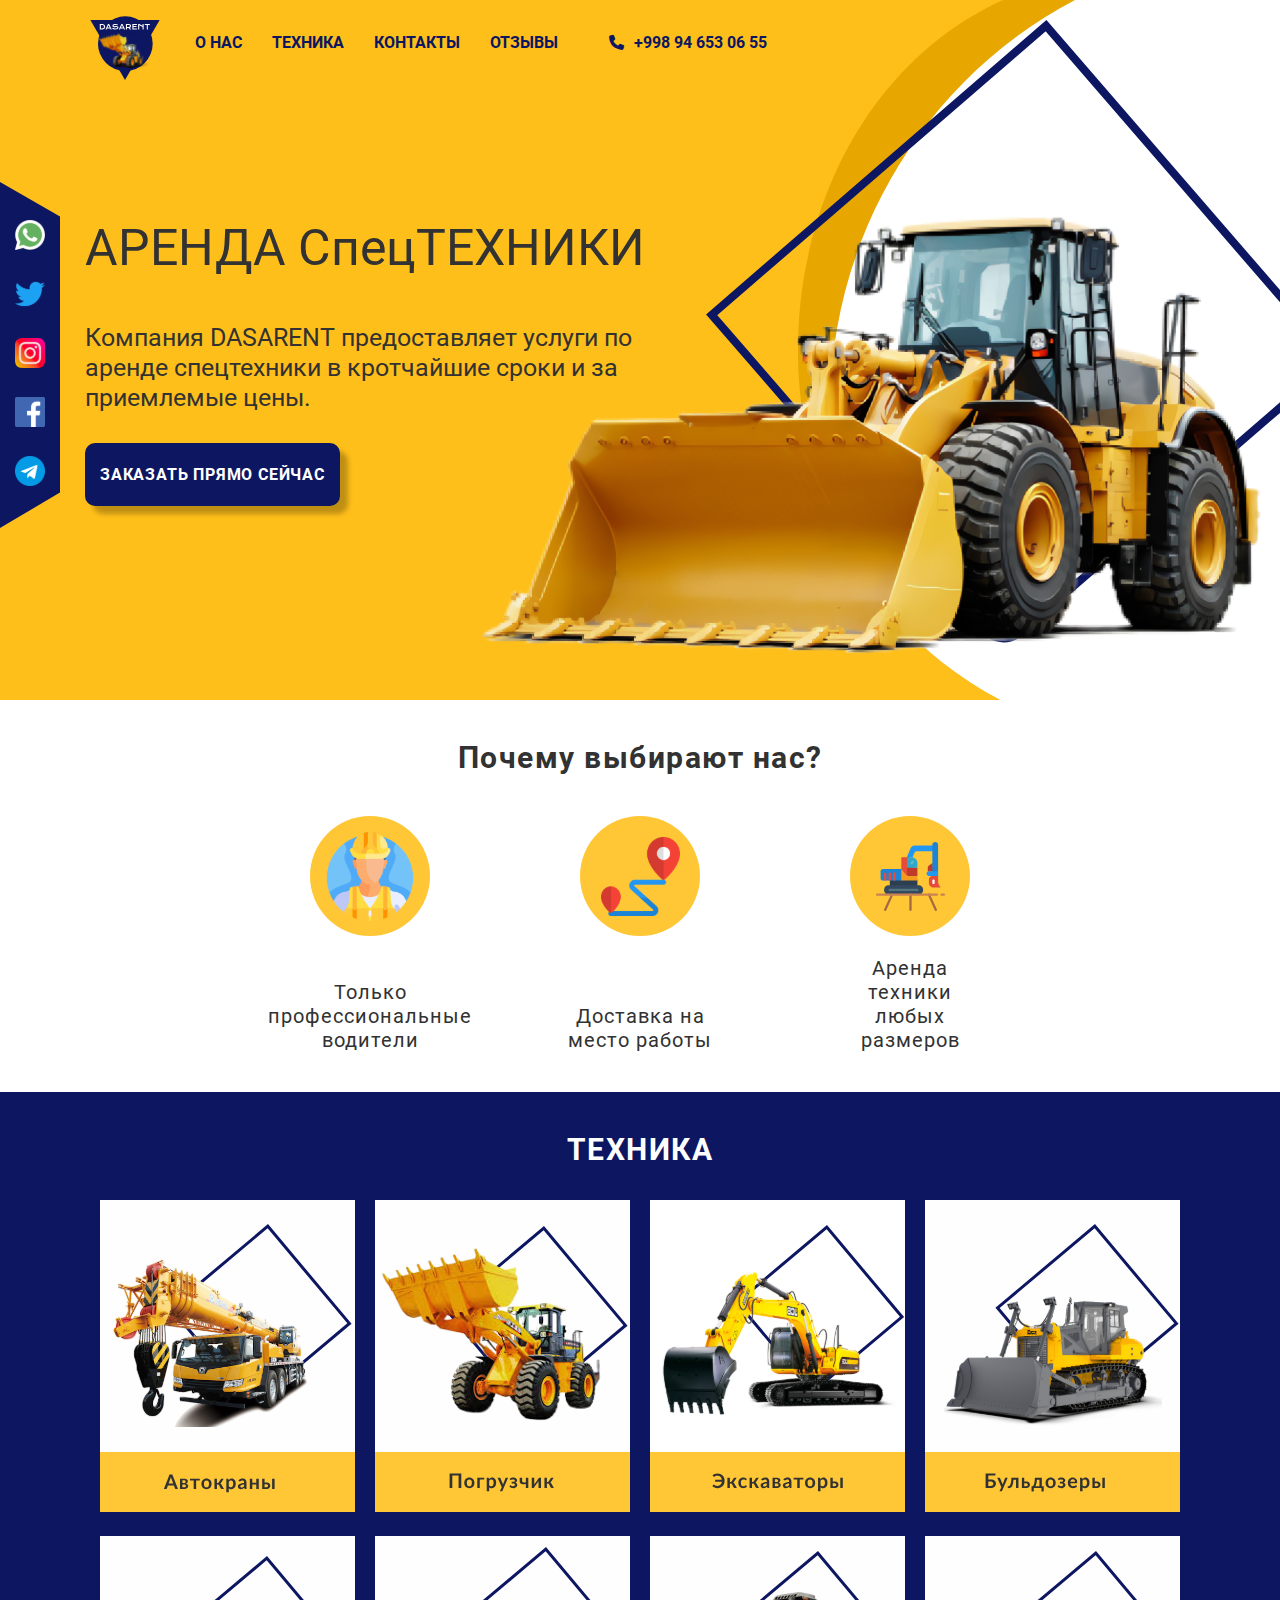
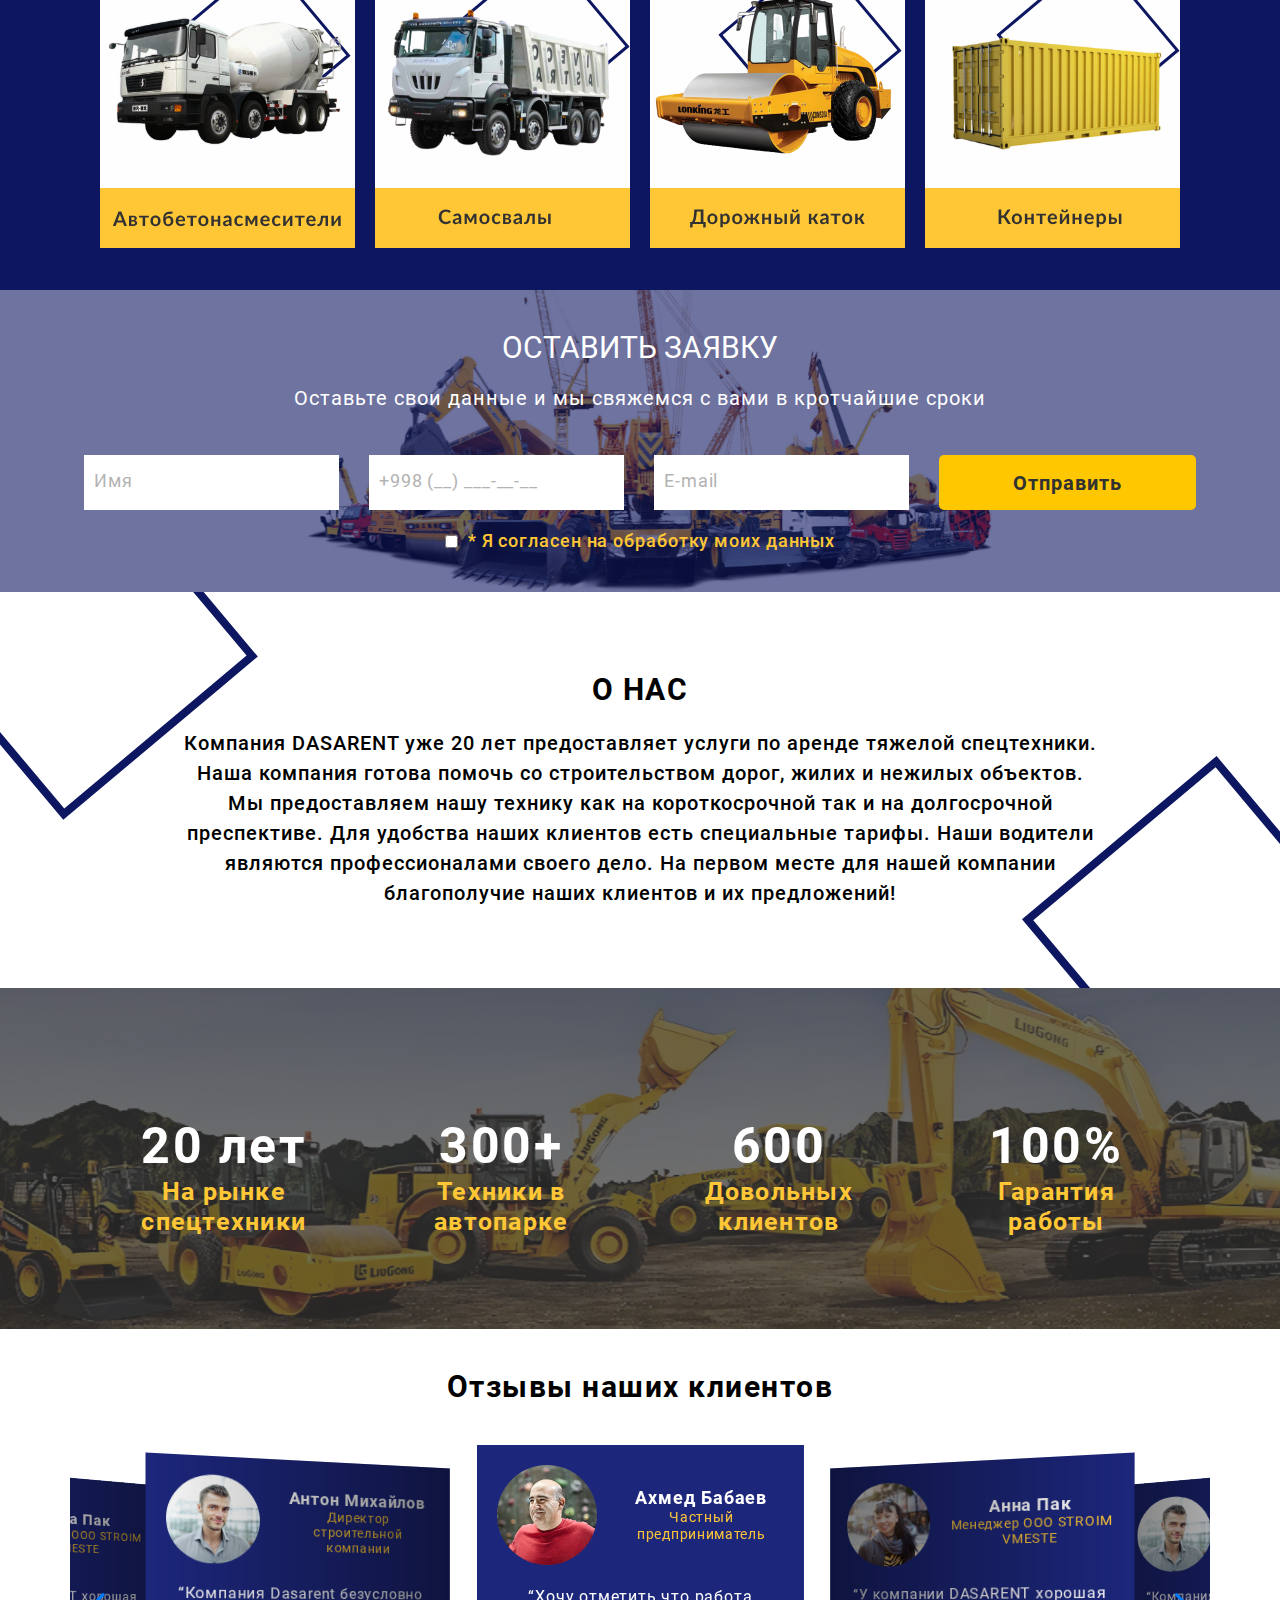
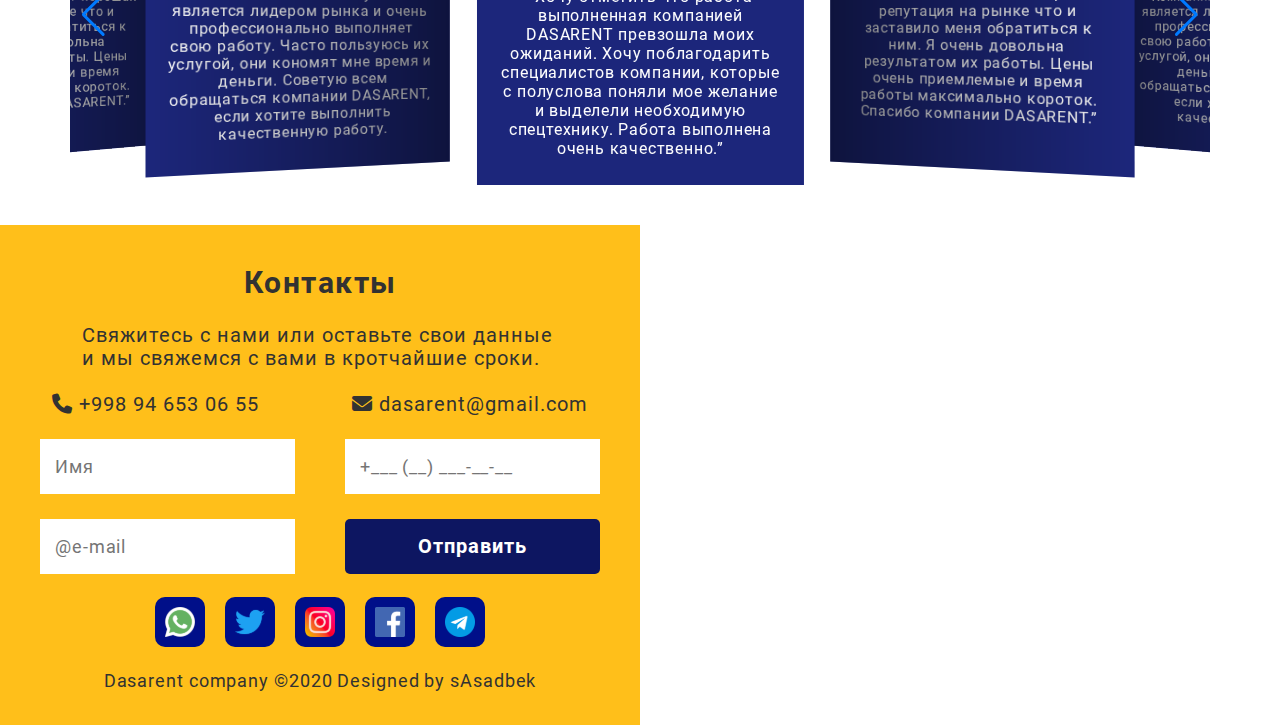
<file: index.html>
<!DOCTYPE html>
<html lang="en">
  <head>
    <meta charset="UTF-8">
    <meta http-equiv="X-UA-Compatible" content="IE=edge">
    <meta name="viewport" content="width=device-width, initial-scale=1.0">
    <link rel="stylesheet" href="css/style.min.css?_v=20220503065324">
    <title>Главная страница</title>
  </head>
  <body> 
    <header class="header">
      <nav class="container header-nav"> <a class="header-nav__logo" href="index.html"><img src="img/logo.svg" alt="1"></a>
        <ul class="header-nav__list"> 
          <li><a class="header-nav__list-link" href="about-us.html">О НАС</a></li>
          <li><a class="header-nav__list-link" href="technique.html">ТЕХНИКА</a></li>
          <li><a class="header-nav__list-link" href="#!">КОНТАКТЫ</a></li>
          <li><a class="header-nav__list-link" href="#!">ОТЗЫВЫ</a></li>
          <li><a class="header-nav__list-link" href="tel:+998 94 653 06 55"><i class="fa-solid fa-phone"></i>+998 94 653 06 55</a></li>
        </ul>
      </nav>
      <ul class="header-social">
        <li><a href="#!"><img src="img/whatsapp.svg" alt=""></a></li>
        <li><a href="#!"><img src="img/twitter.svg" alt=""></a></li>
        <li><a href="#!"><img src="img/instagram.svg" alt=""></a></li>
        <li><a href="#!"><img src="img/facebook.svg" alt=""></a></li>
        <li><a href="#!"><img src="img/telegram.svg" alt=""></a></li>
      </ul>
      <div class="container header-content">
        <div class="header-content-left">
          <h1>АРЕНДА СпецТЕХНИКИ</h1>
          <p>Компания <strong>DASARENT</strong> предоставляет услуги по аренде спецтехники в кротчайшие сроки и за приемлемые цены.</p><a href="about-us.html">ЗАКАЗАТЬ ПРЯМО СЕЙЧАС</a>
        </div><img class="header-content-right" src="img/header-content.svg" alt="">
      </div>
    </header>
    <main>
      <section class="why-section container"> 
        <h2>Почему выбирают нас?</h2>
        <div class="why-section-wrapper"> 
          <div class="why-section-wrapper__block"> <img src="img/why-1.svg" alt="1"><span>Только профессиональные водители</span></div>
          <div class="why-section-wrapper__block"> <img src="img/why-2.svg" alt="1"><span>Доставка на место работы</span></div>
          <div class="why-section-wrapper__block"> <img src="img/why-3.svg" alt="1"><span>Аренда  техники любых размеров</span></div>
        </div>
      </section>
      <section class="technique-section">
        <div class="technique-section-content container"> 
          <h2>ТЕХНИКА</h2>
          <div class="technique-section-content-wrapper"><a href="item.html"><img src="img/t-1.svg" alt="1"></a><a href="item.html"><img src="img/t-2.svg" alt="1"></a><a href="item.html"><img src="img/t-3.svg" alt="1"></a><a href="item.html"><img src="img/t-4.svg" alt="1"></a><a href="item.html"><img src="img/t-5.svg" alt="1"></a><a href="item.html"><img src="img/t-6.svg" alt="1"></a><a href="item.html"><img src="img/t-7.svg" alt="1"></a><a href="item.html"><img src="img/t-8.svg" alt="1"></a></div>
        </div>
      </section>
      <section class="input-section"> 
        <div class="input-section-content container"> 
          <h2>ОСТАВИТЬ ЗАЯВКУ</h2>
          <p>Оставьте свои данные и мы свяжемся с вами в кротчайшие сроки</p>
          <form action="">
            <input type="name" placeholder="Имя">
            <input type="phone" placeholder="+998 (__) ___-__-__">
            <input type="email" placeholder="E-mail">
            <button>Отправить</button>
          </form>
          <div class="input-section-content__checkbox">
            <input type="checkbox" name="">
            <p>* Я согласен на обработку моих данных</p>
          </div>
        </div>
      </section>
      <section class="about-us-section"> 
        <div class="about-us-section-content container"> 
          <h2>О НАС</h2>
          <p>Компания DASARENT уже 20 лет предоставляет услуги по аренде тяжелой спецтехники. Наша компания готова помочь со строительством дорог, жилих и нежилых объектов. Мы предоставляем нашу технику как на короткосрочной так и на долгосрочной преспективе. Для удобства наших клиентов есть специальные тарифы. Наши водители являются профессионалами своего дело. На первом месте для нашей компании благополучие наших клиентов и их предложений! </p>
        </div>
      </section>
      <section class="pros-section"> 
        <div class="pros-section-wrapper container">
          <div class="pros-section-wrapper__block"> <span>20 лет</span>
            <p>На рынке спецтехники</p>
          </div>
          <div class="pros-section-wrapper__block"> <span>300+</span>
            <p>Техники в автопарке</p>
          </div>
          <div class="pros-section-wrapper__block"> <span>600</span>
            <p>Довольных клиентов</p>
          </div>
          <div class="pros-section-wrapper__block"> <span>100%</span>
            <p>Гарантия работы</p>
          </div>
        </div>
      </section>
      <section class="review-section container"> 
        <h2>Отзывы наших клиентов</h2>
        <div class="review-section-slider swiper">
          <div class="review-section-slider-wrapper swiper-wrapper"> 
            <div class="review-section-slider-wrapper__slide swiper-slide">
              <div class="review-section-slider-wrapper__slide-info"> <img src="img/face1.svg" alt="1">
                <div class="review-section-slider-wrapper__slide-info-text"> 
                  <h3>Антон Михайлов</h3><span>Директор строительной компании</span>
                </div>
              </div>
              <p>“Компания Dasarent безусловно является лидером рынка и очень профессионально выполняет свою работу. Часто пользуюсь их услугой, они кономят мне время и деньги. Советую всем обращаться компании DASARENT, если хотите выполнить качественную работу.</p>
            </div>
            <div class="review-section-slider-wrapper__slide swiper-slide">
              <div class="review-section-slider-wrapper__slide-info"> <img src="img/face2.svg" alt="1">
                <div class="review-section-slider-wrapper__slide-info-text"> 
                  <h3>Ахмед Бабаев</h3><span>Частный предприниматель</span>
                </div>
              </div>
              <p>“Хочу отметить что работа выполненная компанией DASARENT превзошла моих ожиданий. Хочу поблагодарить специалистов компании, которые с полуслова поняли мое желание и выделели необходимую спецтехнику. Работа выполнена очень качественно.”</p>
            </div>
            <div class="review-section-slider-wrapper__slide swiper-slide">
              <div class="review-section-slider-wrapper__slide-info"> <img src="img/face3.svg" alt="1">
                <div class="review-section-slider-wrapper__slide-info-text"> 
                  <h3>Анна Пак</h3><span>Менеджер ООО STROIM VMESTE </span>
                </div>
              </div>
              <p>“У компании DASARENT хорошая репутация на рынке что и заставило меня обратиться к ним. Я очень довольна результатом их работы. Цены очень приемлемые и время работы максимально короток. Спасибо компании DASARENT.”</p>
            </div>
            <div class="review-section-slider-wrapper__slide swiper-slide">
              <div class="review-section-slider-wrapper__slide-info"> <img src="img/face1.svg" alt="1">
                <div class="review-section-slider-wrapper__slide-info-text"> 
                  <h3>Антон Михайлов</h3><span>Директор строительной компании</span>
                </div>
              </div>
              <p>“Компания Dasarent безусловно является лидером рынка и очень профессионально выполняет свою работу. Часто пользуюсь их услугой, они кономят мне время и деньги. Советую всем обращаться компании DASARENT, если хотите выполнить качественную работу.</p>
            </div>
            <div class="review-section-slider-wrapper__slide swiper-slide">
              <div class="review-section-slider-wrapper__slide-info"> <img src="img/face2.svg" alt="1">
                <div class="review-section-slider-wrapper__slide-info-text"> 
                  <h3>Ахмед Бабаев</h3><span>Частный предприниматель</span>
                </div>
              </div>
              <p>“Хочу отметить что работа выполненная компанией DASARENT превзошла моих ожиданий. Хочу поблагодарить специалистов компании, которые с полуслова поняли мое желание и выделели необходимую спецтехнику. Работа выполнена очень качественно.”</p>
            </div>
            <div class="review-section-slider-wrapper__slide swiper-slide">
              <div class="review-section-slider-wrapper__slide-info"> <img src="img/face3.svg" alt="1">
                <div class="review-section-slider-wrapper__slide-info-text"> 
                  <h3>Анна Пак</h3><span>Менеджер ООО STROIM VMESTE </span>
                </div>
              </div>
              <p>“У компании DASARENT хорошая репутация на рынке что и заставило меня обратиться к ним. Я очень довольна результатом их работы. Цены очень приемлемые и время работы максимально короток. Спасибо компании DASARENT.”</p>
            </div>
          </div>
          <div class="swiper-button-prev"></div>
          <div class="swiper-button-next"></div>
        </div>
      </section>
    </main>
    <footer class="footer"> 
      <div class="footer-content">
        <div class="footer-content-left"> 
          <h2>Контакты</h2>
          <p>Свяжитесь с нами или оставьте свои данные и мы свяжемся с вами в кротчайшие сроки.</p>
          <div class="footer-content-left-contacts"> <a href="tel:+"><i class="fa-solid fa-phone"></i> +998 94 653 06 55</a><a href="mailto:dasarent@gmail.com"><i class="fa-solid fa-envelope"></i> dasarent@gmail.com </a></div>
          <form action="">
            <input type="name" placeholder="Имя">
            <input type="phone" placeholder="+___ (__) ___-__-__">
            <input type="email" placeholder="@e-mail">
            <button>Отправить</button>
          </form>
          <ul class="footer-content-left-social">
            <li><a href="#!"><img src="img/whatsapp.svg" alt=""></a></li>
            <li><a href="#!"><img src="img/twitter.svg" alt=""></a></li>
            <li><a href="#!"><img src="img/instagram.svg" alt=""></a></li>
            <li><a href="#!"><img src="img/facebook.svg" alt=""></a></li>
            <li><a href="#!"><img src="img/telegram.svg" alt=""></a></li>
          </ul><span>Dasarent company ©2020 Designed by sAsadbek</span>
        </div>
        <iframe class="footer-content-right" src="https://www.google.com/maps/embed?pb=!1m18!1m12!1m3!1d191884.74398302598!2d69.13928060592791!3d41.28277055691682!2m3!1f0!2f0!3f0!3m2!1i1024!2i768!4f13.1!3m3!1m2!1s0x38ae8b0cc379e9c3%3A0xa5a9323b4aa5cb98!2z0KLQsNGI0LrQtdC90YIsINCj0LfQsdC10LrQuNGB0YLQsNC9!5e0!3m2!1sru!2s!4v1651418967535!5m2!1sru!2s" loading="lazy" referrerpolicy="no-referrer-when-downgrade"></iframe>
      </div>
    </footer>
  </body>
  <script src="js/app.min.js?_v=20220503065324"></script>
</html>
</file>
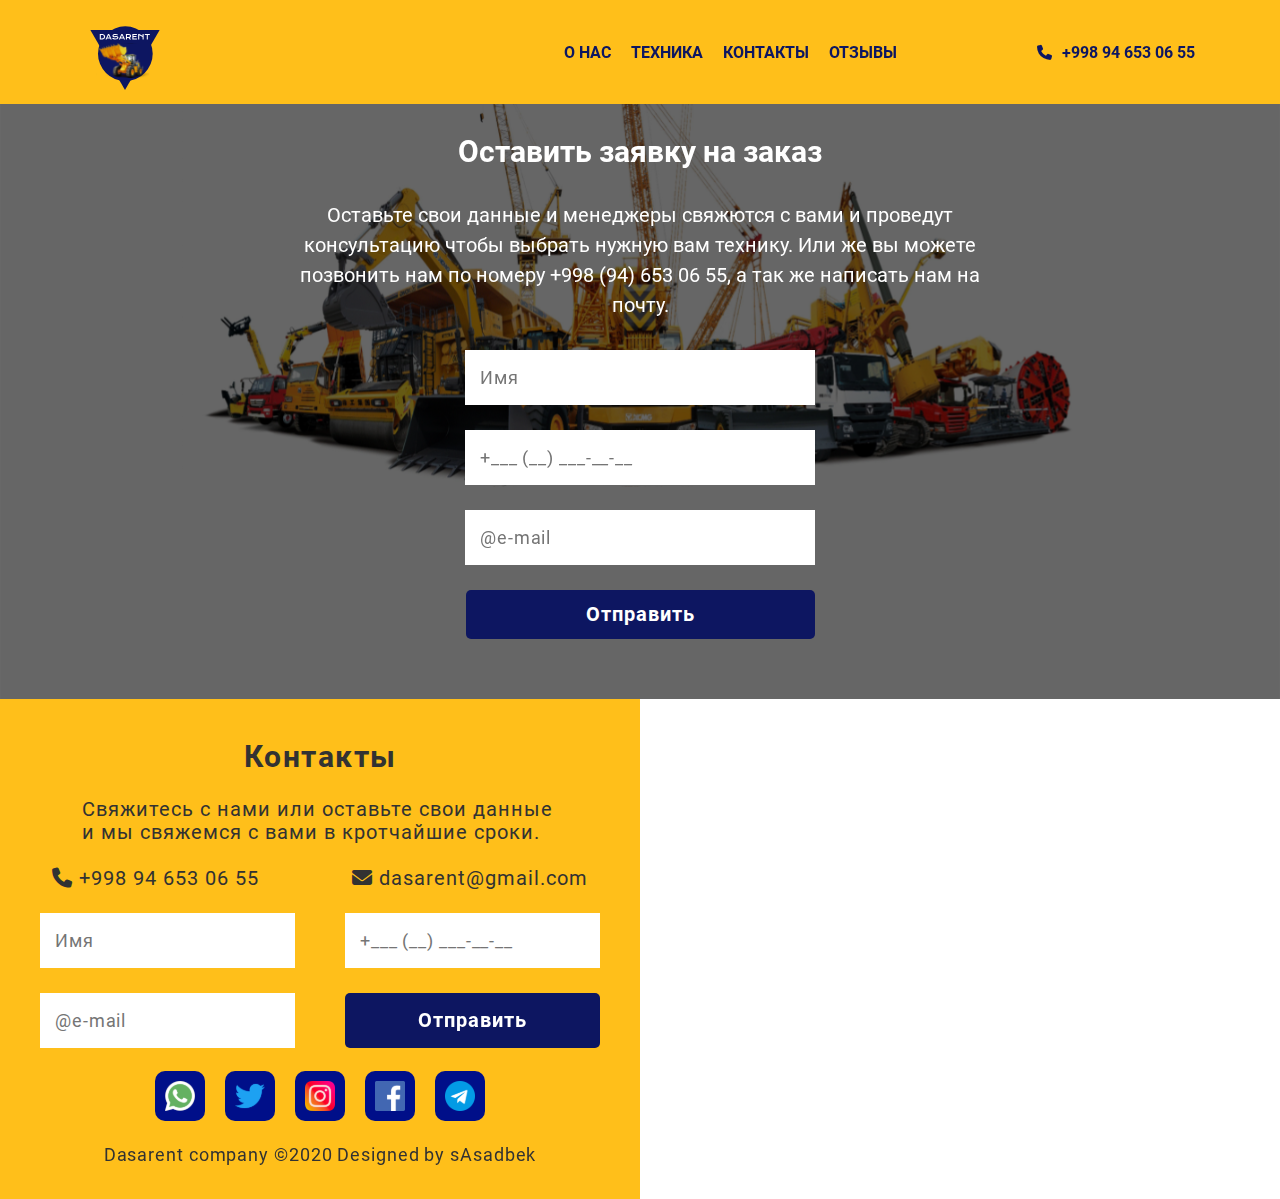
<file: about-us.html>
<!DOCTYPE html>
<html lang="en">
  <head>
    <meta charset="UTF-8">
    <meta http-equiv="X-UA-Compatible" content="IE=edge">
    <meta name="viewport" content="width=device-width, initial-scale=1.0">
    <title>О нас</title>
    <link rel="stylesheet" href="css/style.min.css?_v=20220503065324">
  </head>
  <body>
    <div class="darken"></div>
    <div class="success-module-window"> <img src="img/success-module.svg" alt="s"><span>Отправлено</span></div>
    <nav class="common-nav"> 
      <div class="common-nav-content container"><a href="index.html"><img src="img/logo.svg" alt="logo"></a>
        <ul class="common-nav-content-list"> 
          <li><a class="common-nav-content-list__link" href="about-us.html">О НАС</a></li>
          <li><a class="common-nav-content-list__link" href="technique.html">ТЕХНИКА</a></li>
          <li><a class="common-nav-content-list__link" href="#!">КОНТАКТЫ</a></li>
          <li><a class="common-nav-content-list__link" href="#!">ОТЗЫВЫ</a></li>
          <li><a class="common-nav-content-list__link" href="tel:+998 94 653 06 55"><i class="fa-solid fa-phone"></i>+998 94 653 06 55</a></li>
        </ul>
      </div>
    </nav>
    <main>
      <section class="send-section"> 
        <div class="send-section-content container">        
          <h2>Оставить заявку на заказ</h2>
          <p>Оставьте свои данные и менеджеры свяжются с вами и проведут консультацию чтобы выбрать нужную вам технику. Или же вы можете позвонить нам по номеру +998 (94) 653 06 55, а так же написать нам на почту.</p>
          <form action="">
            <input class="about-us__input" type="name" placeholder="Имя">
            <input class="about-us__input" type="phone" placeholder="+___ (__) ___-__-__">
            <input class="about-us__input" type="email" placeholder="@e-mail">
            <button class="send-btn" type="submit">Отправить</button>
          </form>
        </div>
      </section>
    </main>
    <footer class="footer"> 
      <div class="footer-content">
        <div class="footer-content-left"> 
          <h2>Контакты</h2>
          <p>Свяжитесь с нами или оставьте свои данные и мы свяжемся с вами в кротчайшие сроки.</p>
          <div class="footer-content-left-contacts"> <a href="tel:+"><i class="fa-solid fa-phone"></i> +998 94 653 06 55</a><a href="mailto:dasarent@gmail.com"><i class="fa-solid fa-envelope"></i> dasarent@gmail.com </a></div>
          <form action="">
            <input type="name" placeholder="Имя">
            <input type="phone" placeholder="+___ (__) ___-__-__">
            <input type="email" placeholder="@e-mail">
            <button>Отправить</button>
          </form>
          <ul class="footer-content-left-social">
            <li><a href="#!"><img src="img/whatsapp.svg" alt=""></a></li>
            <li><a href="#!"><img src="img/twitter.svg" alt=""></a></li>
            <li><a href="#!"><img src="img/instagram.svg" alt=""></a></li>
            <li><a href="#!"><img src="img/facebook.svg" alt=""></a></li>
            <li><a href="#!"><img src="img/telegram.svg" alt=""></a></li>
          </ul><span>Dasarent company ©2020 Designed by sAsadbek</span>
        </div>
        <iframe class="footer-content-right" src="https://www.google.com/maps/embed?pb=!1m18!1m12!1m3!1d191884.74398302598!2d69.13928060592791!3d41.28277055691682!2m3!1f0!2f0!3f0!3m2!1i1024!2i768!4f13.1!3m3!1m2!1s0x38ae8b0cc379e9c3%3A0xa5a9323b4aa5cb98!2z0KLQsNGI0LrQtdC90YIsINCj0LfQsdC10LrQuNGB0YLQsNC9!5e0!3m2!1sru!2s!4v1651418967535!5m2!1sru!2s" loading="lazy" referrerpolicy="no-referrer-when-downgrade"></iframe>
      </div>
    </footer>
    <script src="js/app.min.js?_v=20220503065324"></script>
  </body>
</html>
</file>
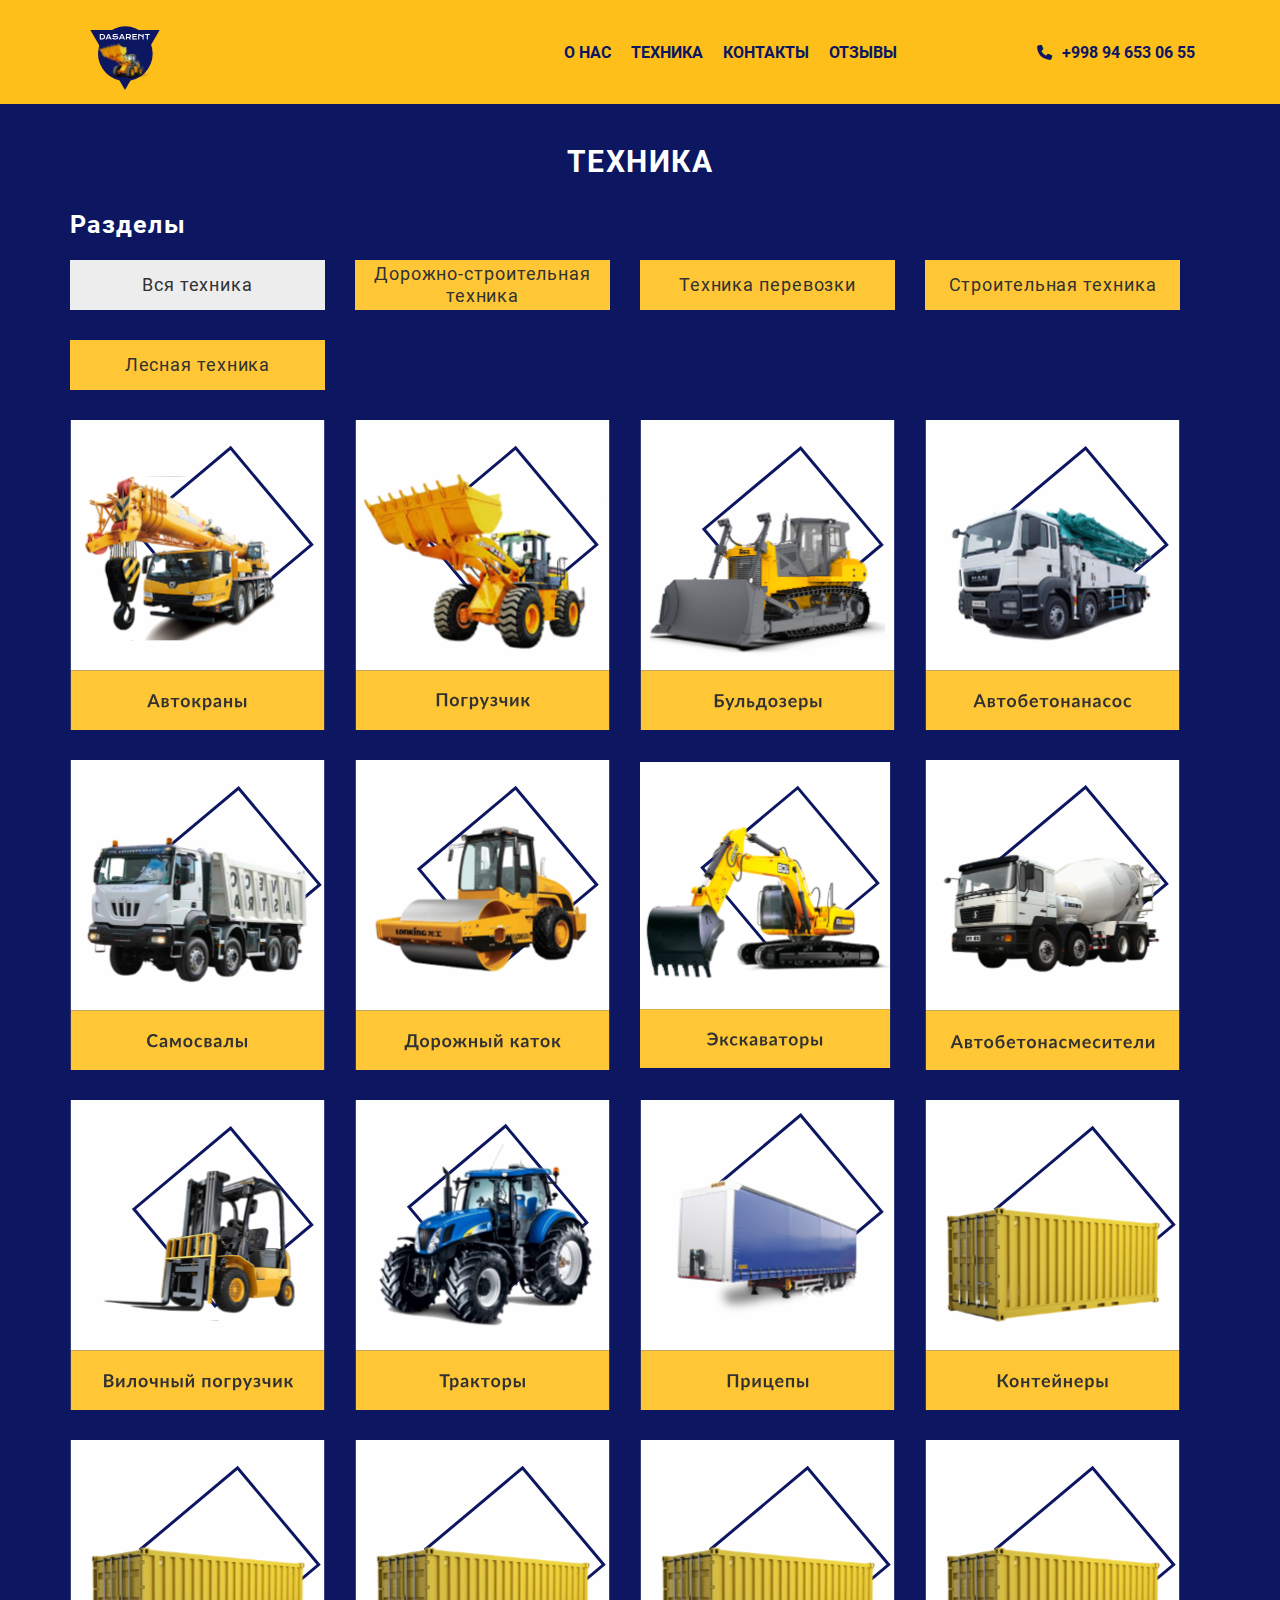
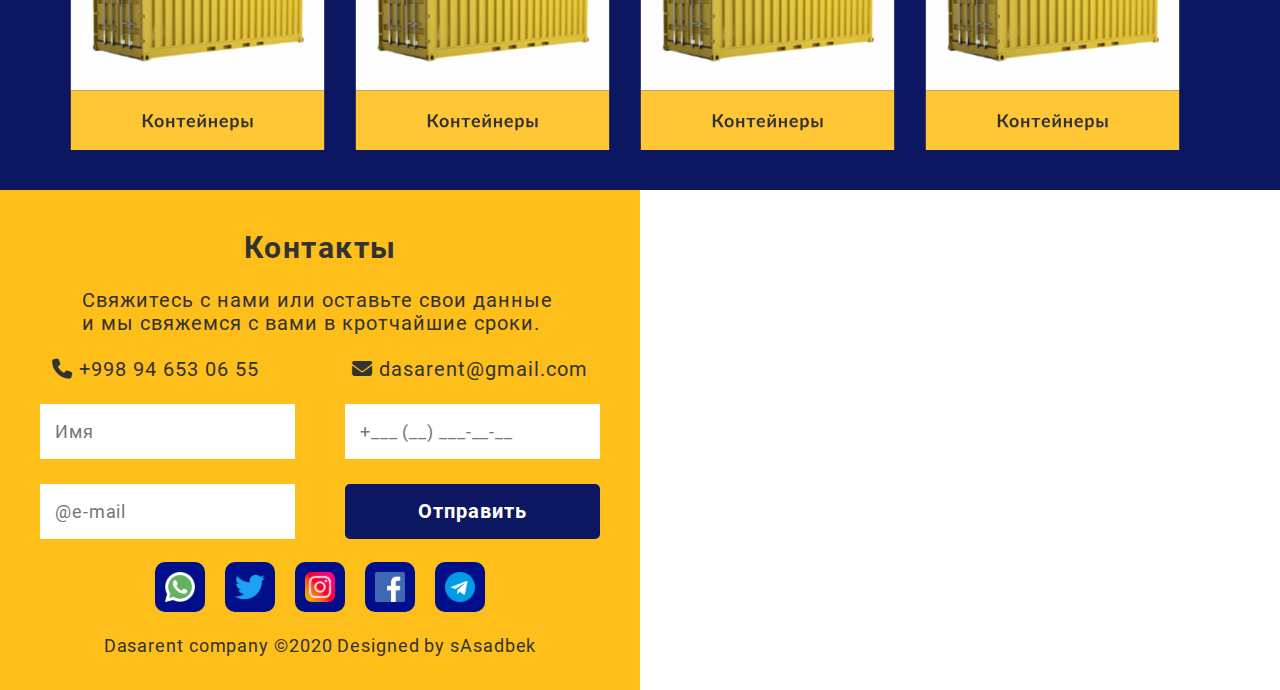
<file: technique.html>
<!DOCTYPE html>
<html lang="en">
  <head>
    <meta charset="UTF-8">
    <meta http-equiv="X-UA-Compatible" content="IE=edge">
    <meta name="viewport" content="width=device-width, initial-scale=1.0">
    <title>Техника</title>
    <link rel="stylesheet" href="css/style.min.css?_v=20220503065324">
  </head>
  <body> 
    <nav class="common-nav"> 
      <div class="common-nav-content container"><a href="index.html"><img src="img/logo.svg" alt="logo"></a>
        <ul class="common-nav-content-list"> 
          <li><a class="common-nav-content-list__link" href="about-us.html">О НАС</a></li>
          <li><a class="common-nav-content-list__link" href="technique.html">ТЕХНИКА</a></li>
          <li><a class="common-nav-content-list__link" href="#!">КОНТАКТЫ</a></li>
          <li><a class="common-nav-content-list__link" href="#!">ОТЗЫВЫ</a></li>
          <li><a class="common-nav-content-list__link" href="tel:+998 94 653 06 55"><i class="fa-solid fa-phone"></i>+998 94 653 06 55</a></li>
        </ul>
      </div>
    </nav>
    <main> 
      <section class="technique-page-section">
        <div class="technique-page-section-content container"> 
          <h2>ТЕХНИКА</h2>
          <h3>Разделы</h3>
          <div class="technique-page-section-content-sections"><a class="btn-active" href="#!" id="all">Вся техника</a><a href="#!" id="road">Дорожно-строительная техника</a><a href="#!" id="transfer">Техника перевозки</a><a href="#!" id="fix">Строительная техника</a><a href="#!" id="wood">Лесная техника</a></div>
          <div class="technique-page-section-content-wrapper"><a href="technique-section.html" data-type="road"><img src="img/transport1.svg" alt=""></a><a href="technique-section.html" data-type="transfer"><img src="img/transport2.svg" alt=""></a><a href="technique-section.html" data-type="fix"><img src="img/transport3.svg" alt=""></a><a href="technique-section.html" data-type="wood"><img src="img/transport4.svg" alt=""></a><a href="technique-section.html" data-type="road"><img src="img/transport5.svg" alt=""></a><a href="technique-section.html" data-type="fix"><img src="img/transport6.svg" alt=""></a><a href="technique-section.html" data-type="wood"><img src="img/transport7.svg" alt=""></a><a href="technique-section.html" data-type="wood"><img src="img/transport8.svg" alt=""></a><a href="technique-section.html" data-type="wood"><img src="img/transport9.svg" alt=""></a><a href="technique-section.html" data-type="fix"><img src="img/transport10.svg" alt=""></a><a href="technique-section.html" data-type="fix"><img src="img/transport11.svg" alt=""></a><a href="technique-section.html" data-type="road"><img src="img/transport12.svg" alt=""></a><a href="technique-section.html" data-type="road"><img src="img/transport12.svg" alt=""></a><a href="technique-section.html" data-type="transfer"><img src="img/transport12.svg" alt=""></a><a href="technique-section.html" data-type="transfer"><img src="img/transport12.svg" alt=""></a><a href="technique-section.html" data-type="transfer"><img src="img/transport12.svg" alt=""></a></div>
        </div>
      </section>
    </main>
    <footer class="footer"> 
      <div class="footer-content">
        <div class="footer-content-left"> 
          <h2>Контакты</h2>
          <p>Свяжитесь с нами или оставьте свои данные и мы свяжемся с вами в кротчайшие сроки.</p>
          <div class="footer-content-left-contacts"> <a href="tel:+"><i class="fa-solid fa-phone"></i> +998 94 653 06 55</a><a href="mailto:dasarent@gmail.com"><i class="fa-solid fa-envelope"></i> dasarent@gmail.com </a></div>
          <form action="">
            <input type="name" placeholder="Имя">
            <input type="phone" placeholder="+___ (__) ___-__-__">
            <input type="email" placeholder="@e-mail">
            <button>Отправить</button>
          </form>
          <ul class="footer-content-left-social">
            <li><a href="#!"><img src="img/whatsapp.svg" alt=""></a></li>
            <li><a href="#!"><img src="img/twitter.svg" alt=""></a></li>
            <li><a href="#!"><img src="img/instagram.svg" alt=""></a></li>
            <li><a href="#!"><img src="img/facebook.svg" alt=""></a></li>
            <li><a href="#!"><img src="img/telegram.svg" alt=""></a></li>
          </ul><span>Dasarent company ©2020 Designed by sAsadbek</span>
        </div>
        <iframe class="footer-content-right" src="https://www.google.com/maps/embed?pb=!1m18!1m12!1m3!1d191884.74398302598!2d69.13928060592791!3d41.28277055691682!2m3!1f0!2f0!3f0!3m2!1i1024!2i768!4f13.1!3m3!1m2!1s0x38ae8b0cc379e9c3%3A0xa5a9323b4aa5cb98!2z0KLQsNGI0LrQtdC90YIsINCj0LfQsdC10LrQuNGB0YLQsNC9!5e0!3m2!1sru!2s!4v1651418967535!5m2!1sru!2s" loading="lazy" referrerpolicy="no-referrer-when-downgrade"></iframe>
      </div>
    </footer>
    <script src="js/app.min.js?_v=20220503065324"></script>
  </body>
</html>
</file>
<file: css/style.min.css>
@import url(https://cdnjs.cloudflare.com/ajax/libs/font-awesome/6.1.1/css/all.min.css);@import url(https://unpkg.com/swiper@8/swiper-bundle.min.css);@font-face{font-family:Roboto;font-display:swap;src:url(../fonts/Roboto-Medium.woff2) format("woff2"),url(../fonts/Roboto-Medium.woff);font-weight:500;font-style:normal}@font-face{font-family:Roboto;font-display:swap;src:url(../fonts/Roboto-Bold.woff2) format("woff2"),url(../fonts/Roboto-Bold.woff);font-weight:700;font-style:normal}@font-face{font-family:Roboto;font-display:swap;src:url(../fonts/Roboto-Regular.woff2) format("woff2"),url(../fonts/Roboto-Regular.woff);font-weight:400;font-style:normal}*{padding:0;margin:0;-webkit-box-sizing:border-box;box-sizing:border-box;list-style:none;text-decoration:none;font-family:Roboto;font-weight:400;-webkit-user-select:none;-moz-user-select:none;-ms-user-select:none;user-select:none}.container{max-width:1140px;width:100%;padding:0 15px;margin:0 auto}.header{height:700px;background:url(../img/header-content-bg.svg);background-repeat:no-repeat;background-size:contain;background-position:left;position:relative}.header-nav{position:relative;z-index:999;display:-webkit-box;display:-ms-flexbox;display:flex;gap:30px}.header-nav__list{display:-webkit-box;display:-ms-flexbox;display:flex;-webkit-box-align:center;-ms-flex-align:center;align-items:center;gap:30px}.header-nav__list-link{color:#0d1661;font-weight:700;-webkit-transition:.5s;-o-transition:.5s;transition:.5s}.header-nav__list-link:hover{color:#fff}.header-nav__list-link i{font-size:15px;padding-right:10px}.header-nav__list li:last-child{padding-left:21px;display:-webkit-box;display:-ms-flexbox;display:flex}.header-content-left{display:-webkit-box;display:-ms-flexbox;display:flex;-webkit-box-orient:vertical;-webkit-box-direction:normal;-ms-flex-direction:column;flex-direction:column;gap:30px;-webkit-box-align:start;-ms-flex-align:start;align-items:flex-start;width:590px;margin-top:120px}.header-content-left h1{font-weight:400;font-size:50px;line-height:89px;color:#323232}.header-content-left p{font-weight:400;font-size:25px;line-height:30px;color:#323232}.header-content-left a{background:#0d1661;-webkit-box-shadow:8px 8px 5px rgba(0,0,0,.25);box-shadow:8px 8px 5px rgba(0,0,0,.25);border-radius:10px;font-weight:700;font-size:16px;line-height:19px;letter-spacing:.05em;color:#fff;padding:22px 15px}.header-content-right{position:absolute;top:20px;right:0}.header-social{height:346px;width:60px;background:url(../img/social-bg.svg);display:-webkit-box;display:-ms-flexbox;display:flex;-webkit-box-orient:vertical;-webkit-box-direction:normal;-ms-flex-direction:column;flex-direction:column;-webkit-box-pack:center;-ms-flex-pack:center;justify-content:center;-webkit-box-align:center;-ms-flex-align:center;align-items:center;gap:25px;position:absolute;top:26%;left:0}.why-section{padding:40px 0;display:-webkit-box;display:-ms-flexbox;display:flex;-webkit-box-orient:vertical;-webkit-box-direction:normal;-ms-flex-direction:column;flex-direction:column;-webkit-box-align:center;-ms-flex-align:center;align-items:center;gap:40px}.why-section h2{font-weight:700;font-size:30px;line-height:36px;text-align:center;letter-spacing:.05em;color:#323232}.why-section-wrapper{display:-webkit-box;display:-ms-flexbox;display:flex;gap:120px}.why-section-wrapper__block{width:150px;display:-webkit-box;display:-ms-flexbox;display:flex;-webkit-box-orient:vertical;-webkit-box-direction:normal;-ms-flex-direction:column;flex-direction:column;-webkit-box-align:center;-ms-flex-align:center;align-items:center;-webkit-box-pack:justify;-ms-flex-pack:justify;justify-content:space-between;gap:20px}.why-section-wrapper__block span{font-weight:400;font-size:20px;line-height:24px;text-align:center;letter-spacing:.05em;color:#323232}.technique-section{background:#0d1661}.technique-section-content{padding:40px 0}.technique-section-content h2{font-weight:700;font-size:30px;line-height:36px;letter-spacing:.05em;color:#fff;text-align:center;margin-bottom:30px}.technique-section-content-wrapper{width:100%;display:-webkit-box;display:-ms-flexbox;display:flex;-webkit-box-pack:center;-ms-flex-pack:center;justify-content:center;gap:20px;-ms-flex-wrap:wrap;flex-wrap:wrap}.technique-section-content-wrapper a{-webkit-transition:.3s;-o-transition:.3s;transition:.3s}.technique-section-content-wrapper a img{width:100%;height:100%}.technique-section-content-wrapper a:hover{-webkit-box-shadow:8px 8px 5px rgba(0,0,0,.25);box-shadow:8px 8px 5px rgba(0,0,0,.25)}.input-section{padding:40px 0;background:url(../img/input-bg.svg);background-position:center;background-size:cover}.input-section-content{display:-webkit-box;display:-ms-flexbox;display:flex;-webkit-box-orient:vertical;-webkit-box-direction:normal;-ms-flex-direction:column;flex-direction:column;-webkit-box-align:center;-ms-flex-align:center;align-items:center;gap:20px}.input-section-content h2{font-weight:400;font-size:30px;line-height:36px;color:#fff}.input-section-content>p{font-weight:400;font-size:20px;line-height:24px;letter-spacing:.05em;color:#fff;margin-bottom:25px}.input-section-content form{display:-webkit-box;display:-ms-flexbox;display:flex;gap:30px}.input-section-content form input{width:255px;padding:20px 10px;border:none;outline:0}.input-section-content form input::-webkit-input-placeholder{font-weight:400;font-size:18px;line-height:22px;letter-spacing:.05em;color:#b3b3b3}.input-section-content form input::-moz-placeholder{font-weight:400;font-size:18px;line-height:22px;letter-spacing:.05em;color:#b3b3b3}.input-section-content form input:-ms-input-placeholder{font-weight:400;font-size:18px;line-height:22px;letter-spacing:.05em;color:#b3b3b3}.input-section-content form input::-ms-input-placeholder{font-weight:400;font-size:18px;line-height:22px;letter-spacing:.05em;color:#b3b3b3}.input-section-content form input::placeholder{font-weight:400;font-size:18px;line-height:22px;letter-spacing:.05em;color:#b3b3b3}.input-section-content form button{font-weight:700;font-size:20px;line-height:24px;letter-spacing:.05em;color:#323232;background:#ffc700;border-radius:5px;border:none;outline:0;padding:15px 74px;cursor:pointer}.input-section-content__checkbox{display:-webkit-box;display:-ms-flexbox;display:flex;gap:10px;-webkit-box-align:center;-ms-flex-align:center;align-items:center}.input-section-content__checkbox input{font-size:30px}.input-section-content__checkbox p{font-weight:500;font-size:18px;line-height:22px;letter-spacing:.05em;color:#ffc736}.about-us-section{position:relative;overflow:hidden}.about-us-section-content{padding:80px 0;display:-webkit-box;display:-ms-flexbox;display:flex;-webkit-box-orient:vertical;-webkit-box-direction:normal;-ms-flex-direction:column;flex-direction:column;-webkit-box-align:center;-ms-flex-align:center;align-items:center;gap:20px}.about-us-section-content h2{font-weight:700;font-size:30px;line-height:36px;letter-spacing:.05em;color:#000}.about-us-section-content p{width:920px;font-weight:500;font-size:20px;line-height:30px;text-align:center;letter-spacing:.05em;color:#000}.about-us-section::before{content:url(../img/about-us-cube.svg);position:absolute;top:-130px;left:-100px}.about-us-section::after{content:url(../img/about-us-cube.svg);position:absolute;bottom:-130px;right:-100px}.pros-section{background:url(../img/pros-bg.svg);background-position:center;background-size:cover;padding:128px 0 92px 0}.pros-section-wrapper{display:-webkit-box;display:-ms-flexbox;display:flex;-ms-flex-pack:distribute;justify-content:space-around}.pros-section-wrapper__block{display:-webkit-box;display:-ms-flexbox;display:flex;-webkit-box-orient:vertical;-webkit-box-direction:normal;-ms-flex-direction:column;flex-direction:column;-webkit-box-align:center;-ms-flex-align:center;align-items:center;width:190px}.pros-section-wrapper__block span{font-weight:700;font-size:50px;line-height:61px;text-align:center;letter-spacing:.05em;color:#fff}.pros-section-wrapper__block p{font-weight:700;font-size:25px;line-height:30px;text-align:center;letter-spacing:.05em;color:#ffc736}.review-section{padding:40px 0}.review-section h2{font-weight:700;font-size:30px;line-height:36px;text-align:center;letter-spacing:.05em;color:#000;margin-bottom:40px}.review-section-slider{width:100%}.review-section-slider-wrapper{min-width:0;display:-webkit-box;display:-ms-flexbox;display:flex}.review-section-slider-wrapper__slide{-webkit-user-select:none;-moz-user-select:none;-ms-user-select:none;user-select:none;padding:20px 20px;max-width:350px;background:#1c267b;display:-webkit-box;display:-ms-flexbox;display:flex;-webkit-box-orient:vertical;-webkit-box-direction:normal;-ms-flex-direction:column;flex-direction:column;-webkit-box-align:center;-ms-flex-align:center;align-items:center;gap:22px;height:340px}.review-section-slider-wrapper__slide-info{display:-webkit-box;display:-ms-flexbox;display:flex;-webkit-box-align:center;-ms-flex-align:center;align-items:center;-webkit-box-pack:center;-ms-flex-pack:center;justify-content:center;gap:22px}.review-section-slider-wrapper__slide-info-text{display:-webkit-box;display:-ms-flexbox;display:flex;-webkit-box-orient:vertical;-webkit-box-direction:normal;-ms-flex-direction:column;flex-direction:column}.review-section-slider-wrapper__slide-info-text h3{font-weight:700;font-size:18px;line-height:22px;text-align:center;letter-spacing:.05em;color:#fff}.review-section-slider-wrapper__slide-info-text span{font-weight:400;font-size:14px;line-height:17px;text-align:center;letter-spacing:.05em;color:#ffc736}.review-section-slider-wrapper__slide>p{font-weight:400;font-size:16px;line-height:19px;text-align:center;letter-spacing:.05em;color:#fff;width:284px}.footer-content{height:500px;display:-webkit-box;display:-ms-flexbox;display:flex;-webkit-box-pack:center;-ms-flex-pack:center;justify-content:center}.footer-content-left{padding:40px 0;width:50%;background:#ffbf1a;display:-webkit-box;display:-ms-flexbox;display:flex;-webkit-box-orient:vertical;-webkit-box-direction:normal;-ms-flex-direction:column;flex-direction:column;-webkit-box-align:center;-ms-flex-align:center;align-items:center;gap:23px}.footer-content-left h2{font-weight:700;font-size:30px;line-height:36px;text-align:center;letter-spacing:.05em;color:#323232}.footer-content-left p{width:477px;font-weight:400;font-size:20px;line-height:23px;letter-spacing:.05em;color:#323232}.footer-content-left-contacts{padding:0 12px;width:560px;display:-webkit-box;display:-ms-flexbox;display:flex;-webkit-box-pack:justify;-ms-flex-pack:justify;justify-content:space-between}.footer-content-left-contacts a{font-weight:400;font-size:20px;line-height:23px;letter-spacing:.05em;color:#323232}.footer-content-left form{width:560px;display:-webkit-box;display:-ms-flexbox;display:flex;-webkit-box-pack:justify;-ms-flex-pack:justify;justify-content:space-between;-ms-flex-wrap:wrap;flex-wrap:wrap;gap:25px}.footer-content-left form input{padding:17px 15px;font-weight:400;font-size:18px;line-height:21px;letter-spacing:.05em;color:#969696;width:255px;border:none;outline:0}.footer-content-left form button{background:#0d1661;border-radius:5px;font-weight:700;font-size:20px;line-height:23px;letter-spacing:.05em;color:#fff;padding:16px 73px;border:none;outline:0;cursor:pointer}.footer-content-left-social{display:-webkit-box;display:-ms-flexbox;display:flex;-webkit-box-pack:justify;-ms-flex-pack:justify;justify-content:space-between;width:330px}.footer-content-left-social a{display:-webkit-box;display:-ms-flexbox;display:flex;-webkit-box-pack:center;-ms-flex-pack:center;justify-content:center;-webkit-box-align:center;-ms-flex-align:center;align-items:center;background:#000f89;padding:10px;border-radius:10px}.footer-content-left span{font-weight:400;font-size:18px;line-height:22px;letter-spacing:.05em;color:#323232}.footer-content-right{border:none;width:50%;height:100%;display:-webkit-box;display:-ms-flexbox;display:flex;-webkit-box-flex:1;-ms-flex-positive:1;flex-grow:1}.common-nav{padding:10px 0;background:#ffbf1a}.common-nav-content{display:-webkit-box;display:-ms-flexbox;display:flex;-webkit-box-align:center;-ms-flex-align:center;align-items:center;-webkit-box-pack:justify;-ms-flex-pack:justify;justify-content:space-between}.common-nav-content-list{display:-webkit-box;display:-ms-flexbox;display:flex;-webkit-box-align:center;-ms-flex-align:center;align-items:center;-webkit-box-pack:center;-ms-flex-pack:center;justify-content:center;gap:20px}.common-nav-content-list__link{color:#0d1661;font-weight:700;-webkit-transition:.5s;-o-transition:.5s;transition:.5s}.common-nav-content-list__link:hover{color:#fff}.common-nav-content-list__link i{font-size:15px;padding-right:10px}.common-nav-content-list li:last-child{padding-left:120px;display:-webkit-box;display:-ms-flexbox;display:flex}.send-section{background:url(../img/about-us-bg.svg);background-size:cover}.send-section-content{padding:30px 0 60px 0;display:-webkit-box;display:-ms-flexbox;display:flex;-webkit-box-orient:vertical;-webkit-box-direction:normal;-ms-flex-direction:column;flex-direction:column;-webkit-box-align:center;-ms-flex-align:center;align-items:center;gap:30px}.send-section-content h2{font-weight:700;font-size:30px;line-height:36px;color:#fff}.send-section-content p{font-weight:400;font-size:20px;line-height:30px;text-align:center;color:#fff;width:730px}.send-section-content form{width:350px;display:-webkit-box;display:-ms-flexbox;display:flex;-webkit-box-orient:vertical;-webkit-box-direction:normal;-ms-flex-direction:column;flex-direction:column;-webkit-box-align:center;-ms-flex-align:center;align-items:center;gap:25px}.send-section-content form input{padding:17px 15px;font-weight:400;font-size:18px;line-height:21px;letter-spacing:.05em;color:#969696;width:350px;border:none;outline:0}.send-section-content form button{background:#0d1661;border-radius:5px;font-weight:700;font-size:20px;line-height:23px;letter-spacing:.05em;color:#fff;padding:13px 120px;border:none;outline:0;cursor:pointer}.technique-page-section{background:#0d1661}.technique-page-section-content{padding:40px 0}.technique-page-section-content h2{font-weight:700;font-size:30px;line-height:36px;letter-spacing:.05em;color:#fff;text-align:center;margin-bottom:30px}.technique-page-section-content h3{font-weight:700;font-size:25px;line-height:30px;letter-spacing:.05em;color:#fff;margin-bottom:20px}.technique-page-section-content-sections{display:-webkit-box;display:-ms-flexbox;display:flex;-webkit-box-align:center;-ms-flex-align:center;align-items:center;-ms-flex-wrap:wrap;flex-wrap:wrap;gap:30px;margin-bottom:30px}.technique-page-section-content-sections a{background:#ffc736;font-weight:400;font-size:18px;line-height:22px;width:255px;height:50px;display:-webkit-box;display:-ms-flexbox;display:flex;-webkit-box-align:center;-ms-flex-align:center;align-items:center;-webkit-box-pack:center;-ms-flex-pack:center;justify-content:center;text-align:center;letter-spacing:.05em;color:#323232;-webkit-transition:.3s;-o-transition:.3s;transition:.3s}.technique-page-section-content-wrapper{display:-webkit-box;display:-ms-flexbox;display:flex;-webkit-box-align:center;-ms-flex-align:center;align-items:center;-ms-flex-wrap:wrap;flex-wrap:wrap;gap:30px}.technique-page-section-content-wrapper a{display:block;width:255px;height:310px;-webkit-transition:.3s;-o-transition:.3s;transition:.3s}.technique-page-section-content-wrapper a img{width:100%;height:100%}.technique-page-section-content-wrapper a:hover{-webkit-box-shadow:8px 8px 5px rgba(0,0,0,.25);box-shadow:8px 8px 5px rgba(0,0,0,.25)}.tech-section-section{background:#000b73}.tech-section-section-content{padding:40px 0 70px 0}.tech-section-section-content .swiper-pagination{bottom:0!important}.tech-section-section-content h2{font-weight:700;font-size:25px;line-height:30px;letter-spacing:.05em;color:#fff;display:-webkit-box;display:-ms-flexbox;display:flex;-webkit-box-align:center;-ms-flex-align:center;align-items:center;gap:10px;margin-bottom:65px}.tech-section-section-content h2 span{color:#ffd76e}.tech-section-section-content h3{font-weight:700;font-size:30px;line-height:37px;letter-spacing:.05em;color:#fff;margin-bottom:20px}.tech-section-section-content-wrapper{display:-webkit-box;display:-ms-flexbox;display:flex;-webkit-box-orient:vertical;-webkit-box-direction:normal;-ms-flex-direction:column;flex-direction:column;-webkit-box-align:center;-ms-flex-align:center;align-items:center;gap:40px;min-width:0}.tech-section-section-content-wrapper__block{padding:30px 20px;background:#fff;display:-webkit-box;display:-ms-flexbox;display:flex;gap:30px;width:90%}.tech-section-section-content-wrapper__block-title{display:-webkit-box;display:-ms-flexbox;display:flex;-webkit-box-orient:vertical;-webkit-box-direction:normal;-ms-flex-direction:column;flex-direction:column;width:600px}.tech-section-section-content-wrapper__block-title h4{font-weight:700;font-size:25px;line-height:29px;letter-spacing:.05em;color:#262626;margin-bottom:10px}.tech-section-section-content-wrapper__block-title p{font-weight:700;font-size:20px;line-height:24px;letter-spacing:.05em;color:#262626;margin-bottom:20px}.tech-section-section-content-wrapper__block-title__price{margin-top:26px;display:-webkit-box;display:-ms-flexbox;display:flex;-webkit-box-pack:justify;-ms-flex-pack:justify;justify-content:space-between;-webkit-box-align:center;-ms-flex-align:center;align-items:center}.tech-section-section-content-wrapper__block-title__price span{font-weight:700;font-size:30px;line-height:36px;letter-spacing:.05em;color:#000b73}.tech-section-section-content-wrapper__block-title__price a{font-weight:700;font-size:20px;line-height:24px;letter-spacing:.05em;color:#000;background:#ffd76f;border-radius:5px;padding:13px 68px;cursor:pointer;border:none;outline:0}.tech-section-section-content-wrapper__block-title__info{display:-webkit-box;display:-ms-flexbox;display:flex;-webkit-box-pack:justify;-ms-flex-pack:justify;justify-content:space-between;margin-bottom:8px}.tech-section-section-content-wrapper__block-title__info span{min-width:260px;display:block;font-weight:500;font-size:16px;line-height:19px;letter-spacing:.05em;color:#646464}.tech-section-section-content-wrapper__block-title__info span:last-child{text-align:start;font-weight:400;color:#323232}.item-info-section{background:#000b73}.item-info-section-content{padding:40px 0}.item-info-section-content h2{font-weight:700;font-size:25px;line-height:30px;letter-spacing:.05em;color:#fff;display:-webkit-box;display:-ms-flexbox;display:flex;-webkit-box-align:center;-ms-flex-align:center;align-items:center;gap:10px;margin-bottom:40px}.item-info-section-content h2 span{color:#ffd76e}.item-info-section-content__block{display:-webkit-box;display:-ms-flexbox;display:flex;-webkit-box-orient:vertical;-webkit-box-direction:normal;-ms-flex-direction:column;flex-direction:column;-webkit-box-align:center;-ms-flex-align:center;align-items:center;background:#fff;padding:5px}.item-info-section-content__block>a{font-weight:700;font-size:18px;line-height:21px;letter-spacing:.05em;color:#fff;background:#000b73;border-radius:5px;padding:23px 126px;-ms-flex-item-align:center;-ms-grid-row-align:center;align-self:center;margin-bottom:57px}.item-info-section-content__block-info{gap:30px;display:-webkit-box;display:-ms-flexbox;display:flex}.item-info-section-content__block-info-text{-webkit-box-pack:center;-ms-flex-pack:center;justify-content:center;gap:20px;width:540px;display:-webkit-box;display:-ms-flexbox;display:flex;-webkit-box-orient:vertical;-webkit-box-direction:normal;-ms-flex-direction:column;flex-direction:column}.item-info-section-content__block-info-text h3{font-weight:700;font-size:30px;line-height:36px;letter-spacing:.05em;color:#323232}.item-info-section-content__block-info-text p{font-weight:400;font-size:18px;line-height:27px;letter-spacing:.05em;color:#323232}.item-info-section-content__block h4{width:825px;font-weight:700;font-size:25px;line-height:30px;letter-spacing:.05em;color:#323232;text-align:right;margin-bottom:30px}.item-info-section-content__block-list{width:825px;display:-webkit-box;display:-ms-flexbox;display:flex;-webkit-box-orient:vertical;-webkit-box-direction:normal;-ms-flex-direction:column;flex-direction:column;margin-bottom:30px}.item-info-section-content__block-list .price{font-weight:400;font-size:16px;line-height:19px;letter-spacing:.05em;color:#000b73;background:#ffca43;padding:15px 60px;-ms-flex-item-align:end;align-self:flex-end}.item-info-section-content__block-list__link{padding:5px 30px;background:#ffecba;display:-webkit-box;display:-ms-flexbox;display:flex;-webkit-box-pack:justify;-ms-flex-pack:justify;justify-content:space-between}.item-info-section-content__block-list__link span{font-weight:400;font-size:16px;line-height:19px;letter-spacing:.05em;color:#646464}.item-info-section-content__block-list__link span:last-child{font-weight:700;font-size:16px;line-height:19px;letter-spacing:.05em;color:#323232}.item-info-section-content h3{font-weight:400;font-size:30px;line-height:35px;letter-spacing:.05em;color:#fff;margin:30px 0 20px 0}.item-info-section-content-similar{display:-webkit-box;display:-ms-flexbox;display:flex;-webkit-box-pack:justify;-ms-flex-pack:justify;justify-content:space-between}.item-info-section-content-similar a{-webkit-transition:.3s;-o-transition:.3s;transition:.3s;display:block}.item-info-section-content-similar a img{width:100%;height:100%}.item-info-section-content-similar a:hover{-webkit-box-shadow:8px 8px 5px rgba(0,0,0,.25);box-shadow:8px 8px 5px rgba(0,0,0,.25)}.bg-blue{background:#dce0ff}.hide{display:none!important}.btn-active{background:#ededed!important;color:#323232!important}.success-module-window{padding:30px 120px;background:#0d1661;z-index:999;position:absolute;top:-100%;right:33%;display:-webkit-box;display:-ms-flexbox;display:flex;-webkit-box-orient:vertical;-webkit-box-direction:normal;-ms-flex-direction:column;flex-direction:column;-webkit-box-pack:center;-ms-flex-pack:center;justify-content:center;-webkit-box-align:center;-ms-flex-align:center;align-items:center;-webkit-transition:.8s;-o-transition:.8s;transition:.8s}.success-module-window span{font-weight:400;font-size:40px;line-height:50px;color:#fff}.darken{width:100%;height:100%;-webkit-transition:.5s;-o-transition:.5s;transition:.5s;background-color:rgba(0,0,0,.8);position:fixed;opacity:0;z-index:-1}.__lock{overflow:hidden;position:relative}.swiper-pagination-bullet{font-weight:400;font-size:20px;line-height:24px;letter-spacing:.05em;color:#fff;opacity:1!important;height:20px;width:20px;background:0 0!important;margin-bottom:15px!important}.swiper-pagination-bullet-active{color:#ffc736}.swiper-next{position:absolute;bottom:10px;right:515px;font-size:22px;z-index:999;cursor:pointer;color:#fff;opacity:1;-webkit-transition:.1s;-o-transition:.1s;transition:.1s}.swiper-prev{position:absolute;left:512px;bottom:10px;font-size:22px;z-index:999;color:#fff;cursor:pointer;opacity:1;-webkit-transition:.2s;-o-transition:.2s;transition:.2s}.swiper-button-disabled{opacity:0;visibility:hidden}
</file>
